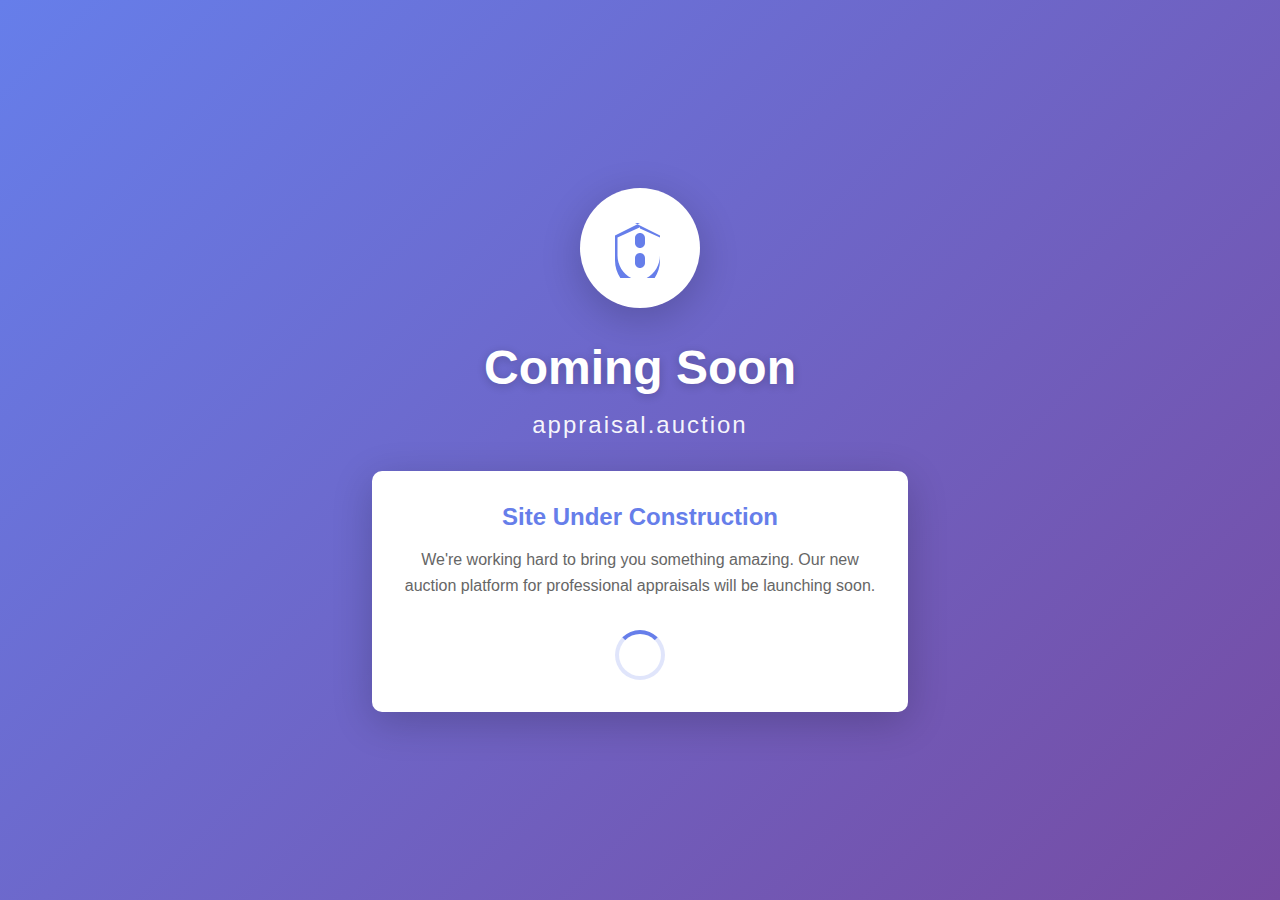
<file: index.html>
<!DOCTYPE html>
<html lang="en">
<head>
    <meta charset="UTF-8">
    <meta name="viewport" content="width=device-width, initial-scale=1.0">
    <meta name="description" content="Appraisal.Auction - Coming Soon">
    <title>Appraisal.Auction - Under Construction</title>
    <style>
        * {
            margin: 0;
            padding: 0;
            box-sizing: border-box;
        }

        body {
            font-family: -apple-system, BlinkMacSystemFont, 'Segoe UI', Roboto, 'Helvetica Neue', Arial, sans-serif;
            background: linear-gradient(135deg, #667eea 0%, #764ba2 100%);
            min-height: 100vh;
            display: flex;
            justify-content: center;
            align-items: center;
            color: #333;
        }

        .container {
            text-align: center;
            padding: 2rem;
            max-width: 600px;
        }

        .logo {
            background: white;
            width: 120px;
            height: 120px;
            margin: 0 auto 2rem;
            border-radius: 50%;
            display: flex;
            align-items: center;
            justify-content: center;
            box-shadow: 0 10px 40px rgba(0, 0, 0, 0.2);
        }

        .logo svg {
            width: 60px;
            height: 60px;
            fill: #667eea;
        }

        h1 {
            color: white;
            font-size: 3rem;
            font-weight: 700;
            margin-bottom: 1rem;
            text-shadow: 0 2px 10px rgba(0, 0, 0, 0.2);
        }

        .domain {
            color: rgba(255, 255, 255, 0.95);
            font-size: 1.5rem;
            font-weight: 300;
            margin-bottom: 2rem;
            letter-spacing: 2px;
        }

        .message {
            background: white;
            padding: 2rem;
            border-radius: 10px;
            box-shadow: 0 10px 40px rgba(0, 0, 0, 0.2);
        }

        .message h2 {
            color: #667eea;
            font-size: 1.5rem;
            margin-bottom: 1rem;
        }

        .message p {
            color: #666;
            font-size: 1rem;
            line-height: 1.6;
        }

        .spinner {
            margin: 2rem auto 0;
            width: 50px;
            height: 50px;
            border: 4px solid rgba(102, 126, 234, 0.2);
            border-top: 4px solid #667eea;
            border-radius: 50%;
            animation: spin 1s linear infinite;
        }

        @keyframes spin {
            0% { transform: rotate(0deg); }
            100% { transform: rotate(360deg); }
        }

        @media (max-width: 768px) {
            h1 {
                font-size: 2rem;
            }
            
            .domain {
                font-size: 1.2rem;
            }
            
            .message {
                padding: 1.5rem;
            }
        }
    </style>
</head>
<body>
    <div class="container">
        <div class="logo">
            <svg xmlns="http://www.w3.org/2000/svg" viewBox="0 0 24 24">
                <path d="M12 2L2 7v10c0 5.55 3.84 10.74 9 12 5.16-1.26 9-6.45 9-12V7l-10-5zm0 2.18l8 3.6v7.22c0 4.45-3.03 8.62-7.26 9.76-.38.1-.76.18-1.14.24-.38-.06-.76-.14-1.14-.24C6.03 23.62 3 19.45 3 15V7.78l9-4.06z"/>
                <path d="M12 6c-1.1 0-2 .9-2 2v2c0 1.1.9 2 2 2s2-.9 2-2V8c0-1.1-.9-2-2-2zm0 8c-1.1 0-2 .9-2 2v2c0 1.1.9 2 2 2s2-.9 2-2v-2c0-1.1-.9-2-2-2z"/>
            </svg>
        </div>
        
        <h1>Coming Soon</h1>
        <div class="domain">appraisal.auction</div>
        
        <div class="message">
            <h2>Site Under Construction</h2>
            <p>We're working hard to bring you something amazing. Our new auction platform for professional appraisals will be launching soon.</p>
            <div class="spinner"></div>
        </div>
    </div>
</body>
</html>
</file>
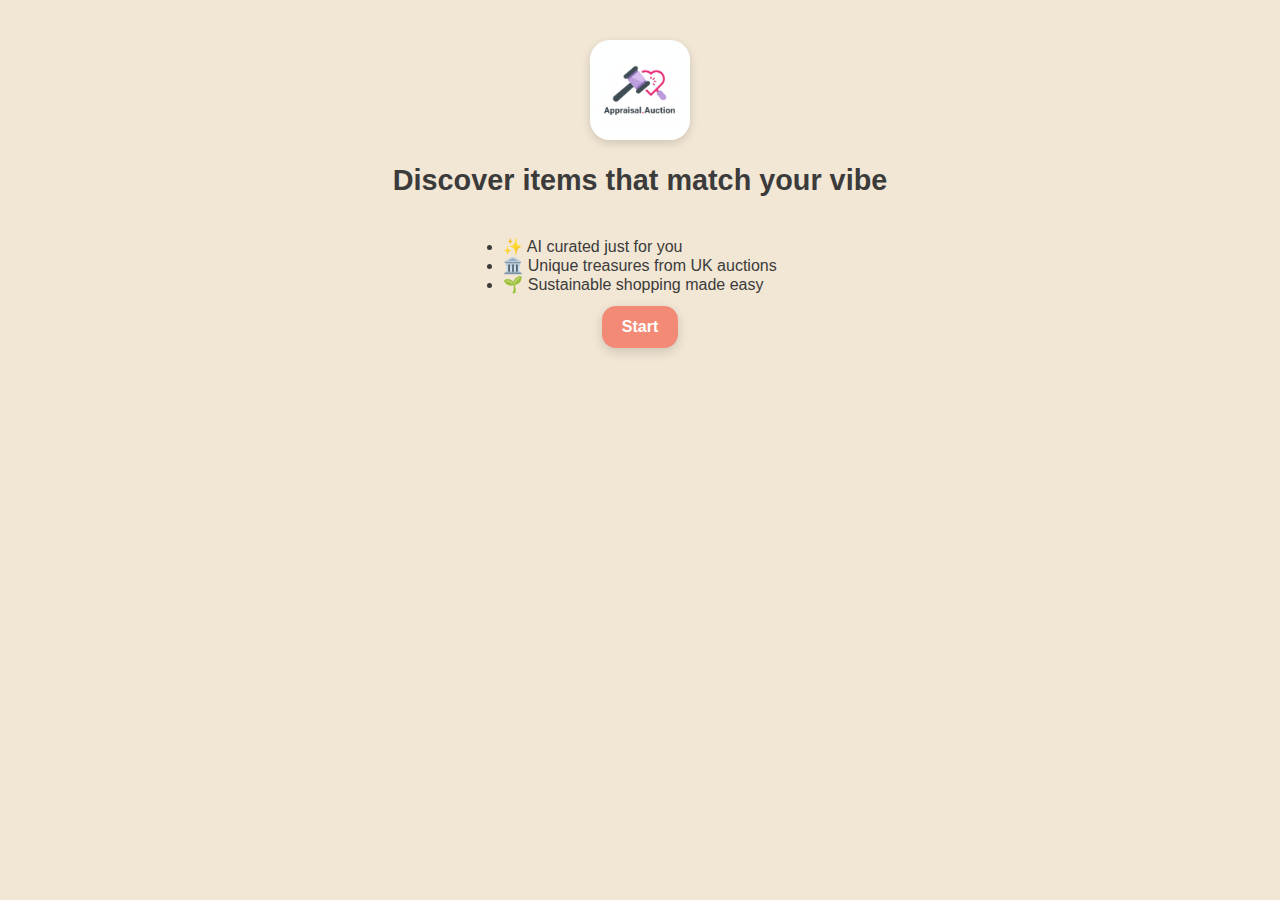
<file: mockup/index.html>
<!DOCTYPE html>
<html lang="en">
<head>
  <meta charset="UTF-8">
  <meta name="viewport" content="width=device-width, initial-scale=1.0">
  <title>Welcome • Auction Discovery Mockup</title>
  <link rel="stylesheet" href="assets/css/style.css">
</head>
<body class="welcome-screen">
  <div class="logo-container">
    <img src="assets/images/logo.jpg" alt="Logo" class="logo-main">
  </div>

  <h1 class="welcome-title">Discover items that match your vibe</h1>

  <ul class="value-prop-list">
    <li>✨ AI curated just for you</li>
    <li>🏛️ Unique treasures from UK auctions</li>
    <li>🌱 Sustainable shopping made easy</li>
  </ul>

  <a href="onboarding-1.html" class="btn-primary">Start</a>
</body>
</html>
</file>
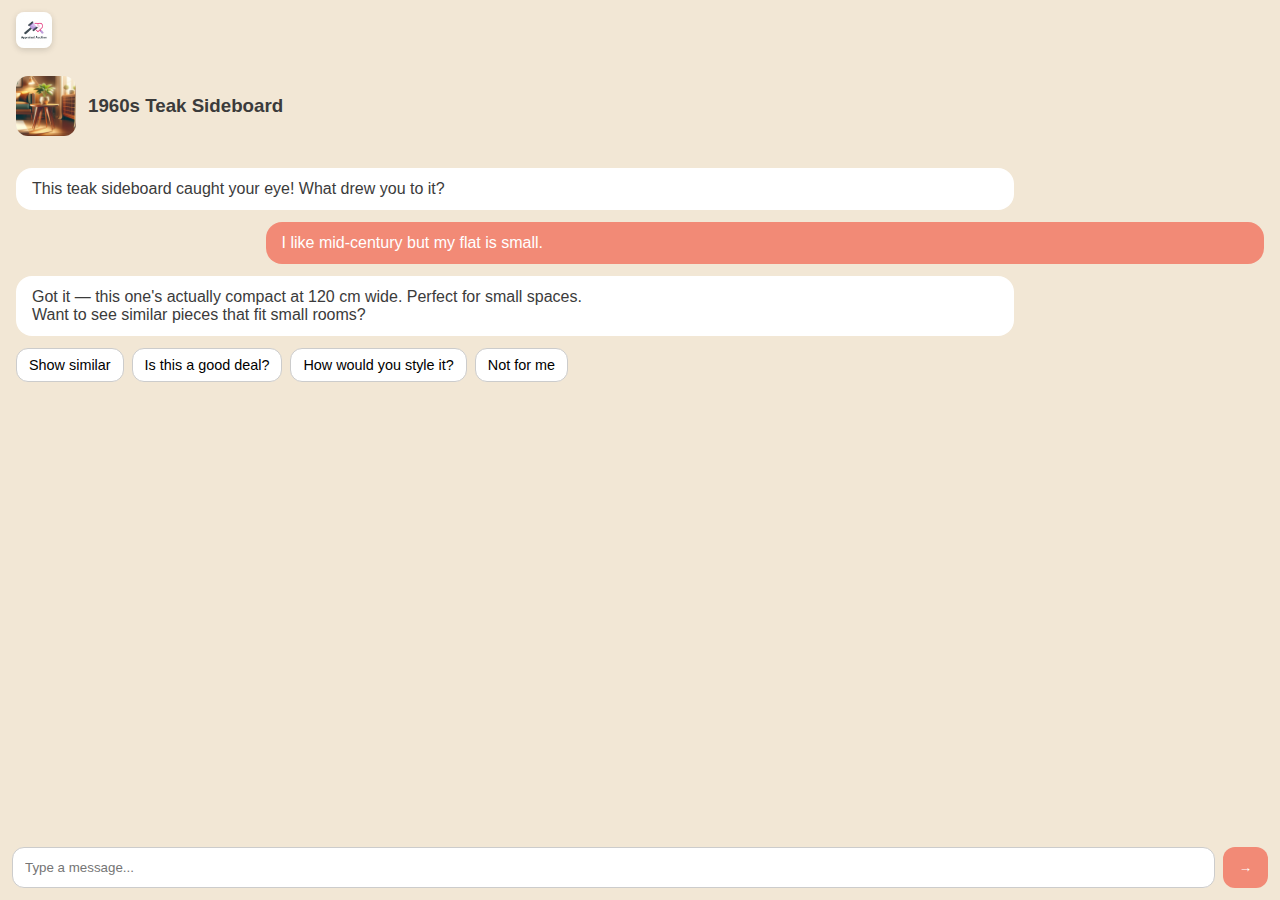
<file: mockup/chat.html>
<!DOCTYPE html>
<html lang="en">
<head>
  <meta charset="UTF-8">
  <meta name="viewport" content="width=device-width, initial-scale=1.0">
  <title>Chat • Auction Discovery</title>
  <link rel="stylesheet" href="assets/css/style.css">
</head>
<body class="chat-screen">

  <header class="top-nav">
    <img src="assets/images/logo.jpg" alt="Logo" class="logo-small">
  </header>

  <div class="chat-item-header">
<img src="assets/images/chat_item.jpg" alt="Item" class="chat-item-img">
    <h3 class="chat-item-title">1960s Teak Sideboard</h3>
  </div>

  <div class="chat-window">

    <div class="chat-bubble ai">
      This teak sideboard caught your eye! What drew you to it?
    </div>

    <div class="chat-bubble user">
      I like mid‑century but my flat is small.
    </div>

    <div class="chat-bubble ai">
      Got it — this one's actually compact at 120 cm wide. Perfect for small spaces.<br>
      Want to see similar pieces that fit small rooms?
    </div>

    <div class="quick-replies">
      <button class="quick-btn">Show similar</button>
      <button class="quick-btn">Is this a good deal?</button>
      <button class="quick-btn">How would you style it?</button>
      <button class="quick-btn">Not for me</button>
    </div>

  </div>

  <div class="chat-input">
    <input type="text" placeholder="Type a message..." />
    <button class="send-btn">→</button>
  </div>

</body>
</html>
</file>
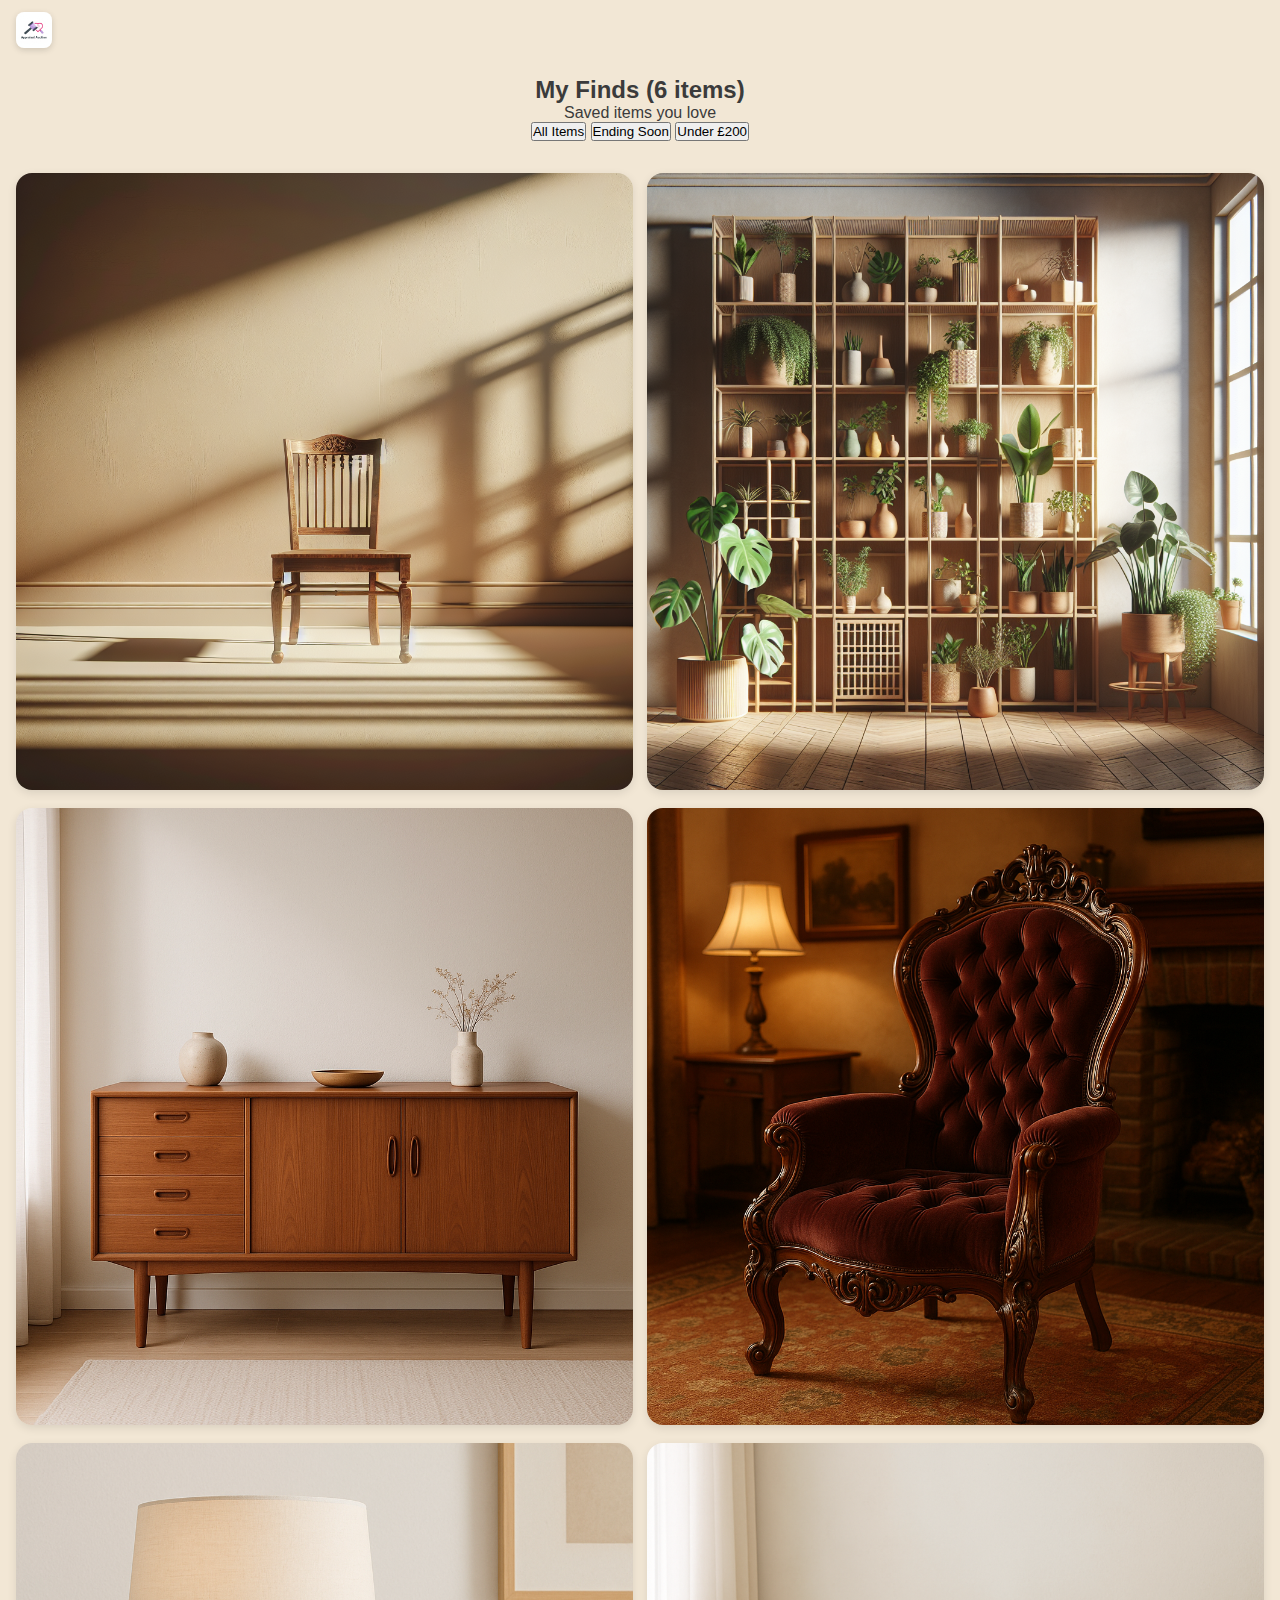
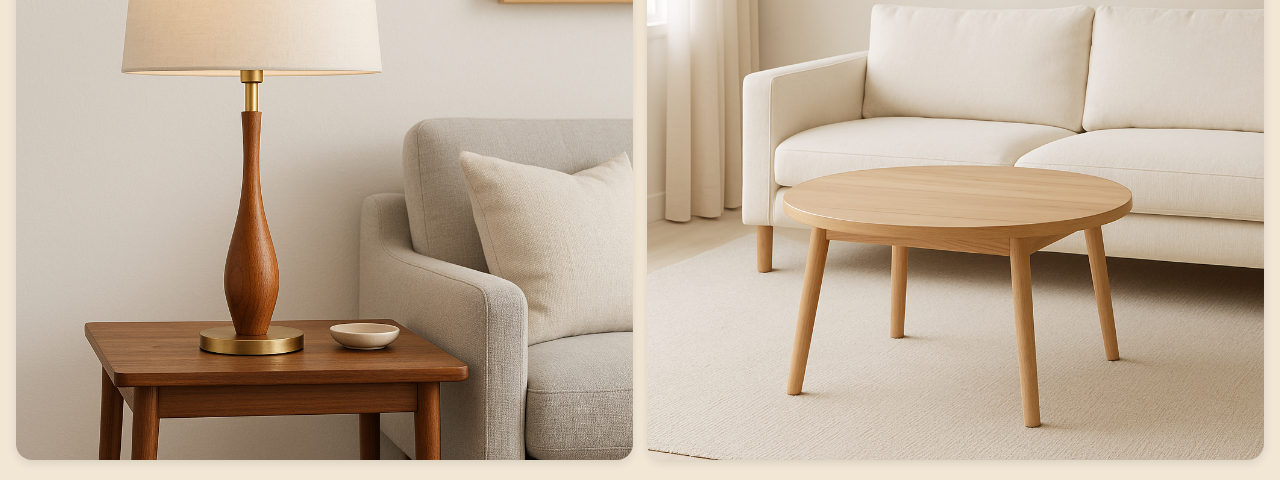
<file: mockup/collections.html>
<!DOCTYPE html>
<html lang="en">
<head>
  <meta charset="UTF-8">
  <meta name="viewport" content="width=device-width, initial-scale=1.0">
  <title>My Collections • Auction Discovery</title>
  <link rel="stylesheet" href="assets/css/style.css">
  <script src="assets/js/interactions.js" defer></script>
</head>
<body class="collections-screen">

  <header class="top-nav">
    <img src="assets/images/logo.jpg" alt="Logo" class="logo-small">
  </header>

  <section class="collections-header">
    <h2>My Finds <span class="item-count">(6 items)</span></h2>
    <p class="collections-subtitle">Saved items you love</p>
    
    <div class="filter-pills">
      <button class="filter-pill active">All Items</button>
      <button class="filter-pill">Ending Soon</button>
      <button class="filter-pill">Under £200</button>
    </div>
  </section>

  <div class="collections-grid">
    <div class="collection-item">
      <img src="assets/images/collection1.jpg" alt="Saved item">
    </div>
    <div class="collection-item">
      <img src="assets/images/collection2.jpg" alt="Saved item">
    </div>
    <div class="collection-item">
      <img src="assets/images/feed1.jpg" alt="Saved item">
    </div>
    <div class="collection-item">
      <img src="assets/images/feed2.jpg" alt="Saved item">
    </div>
    <div class="collection-item">
      <img src="assets/images/profile1.jpg" alt="Saved item">
    </div>
    <div class="collection-item">
      <img src="assets/images/profile2.jpg" alt="Saved item">
    </div>
  </div>

</body>
</html>
</file>
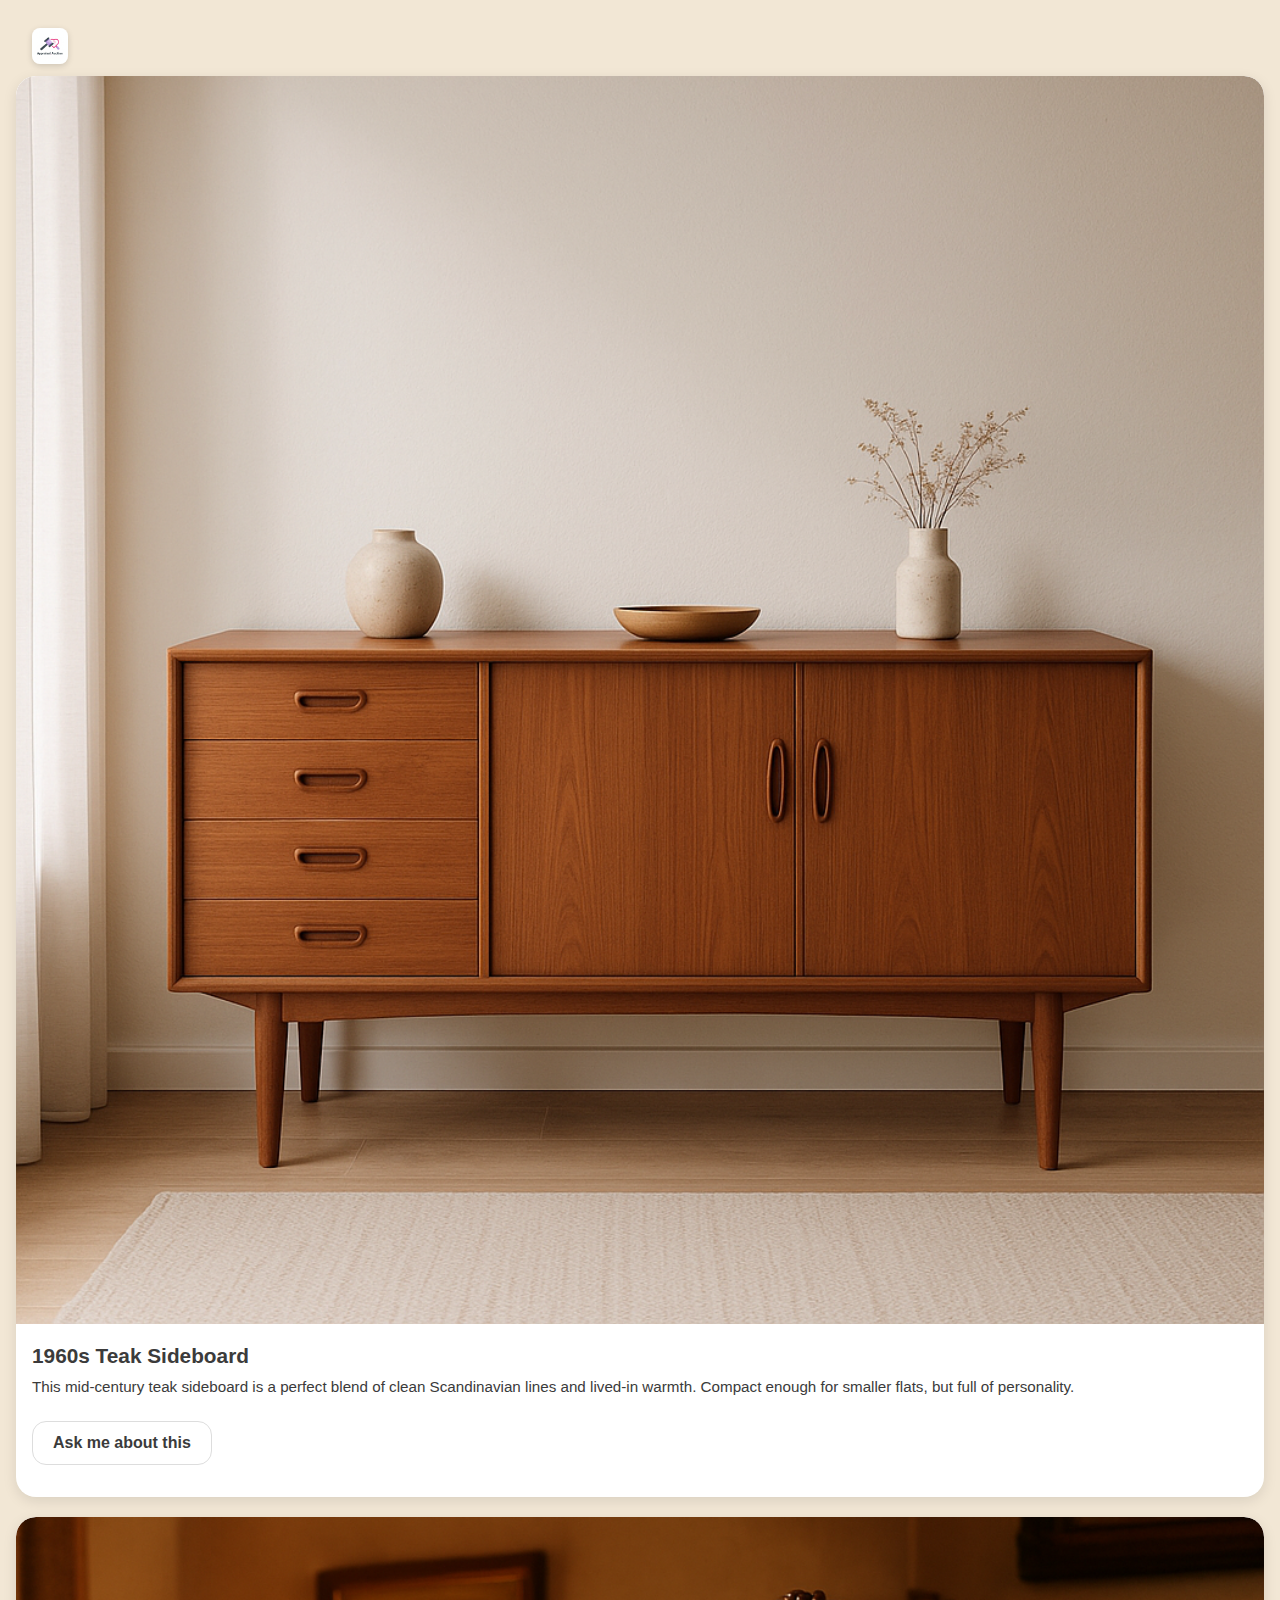
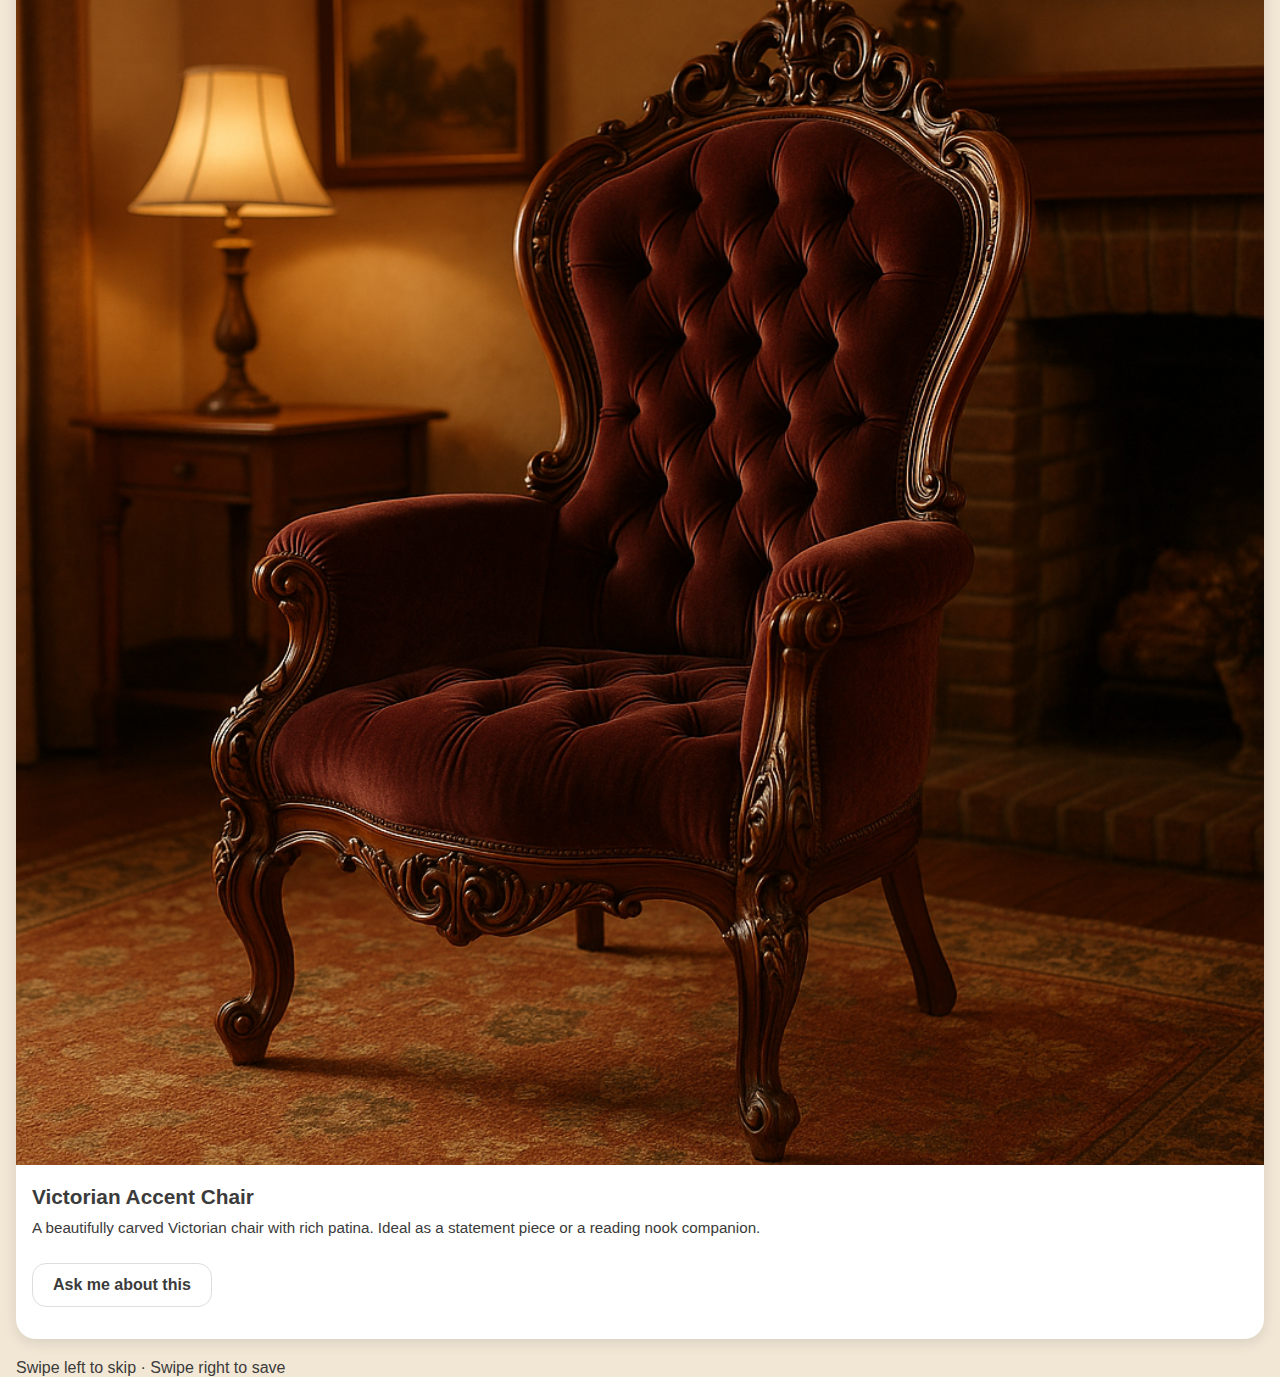
<file: mockup/feed.html>
<!DOCTYPE html>
<html lang="en">
<head>
  <meta charset="UTF-8">
  <meta name="viewport" content="width=device-width, initial-scale=1.0">
  <title>Discovery Feed • Auction Discovery</title>
  <link rel="stylesheet" href="assets/css/style.css">
  <script src="assets/js/swipe.js" defer></script>
</head>
<body class="feed-screen">

  <header class="top-nav">
    <img src="assets/images/logo.jpg" alt="Logo" class="logo-small">
  </header>

  <div id="card-stack">

    <div class="item-card">
<img src="assets/images/feed1.jpg" class="item-image" alt="Item">

      <div class="item-info">
        <h3 class="item-title">1960s Teak Sideboard</h3>
        <p class="item-description">
          This mid‑century teak sideboard is a perfect blend of clean Scandinavian lines
          and lived‑in warmth. Compact enough for smaller flats, but full of personality.
        </p>
        <div class="card-actions">
          <a href="chat.html" class="btn-secondary">Ask me about this</a>
        </div>
      </div>
    </div>

    <div class="item-card">
<img src="assets/images/feed2.jpg" class="item-image" alt="Item">

      <div class="item-info">
        <h3 class="item-title">Victorian Accent Chair</h3>
        <p class="item-description">
          A beautifully carved Victorian chair with rich patina. Ideal as a statement piece
          or a reading nook companion.
        </p>
        <div class="card-actions">
          <a href="chat.html" class="btn-secondary">Ask me about this</a>
        </div>
      </div>
    </div>

  </div>

  <footer class="feed-footer">
    <p>Swipe left to skip · Swipe right to save</p>
  </footer>

</body>
</html>
</file>
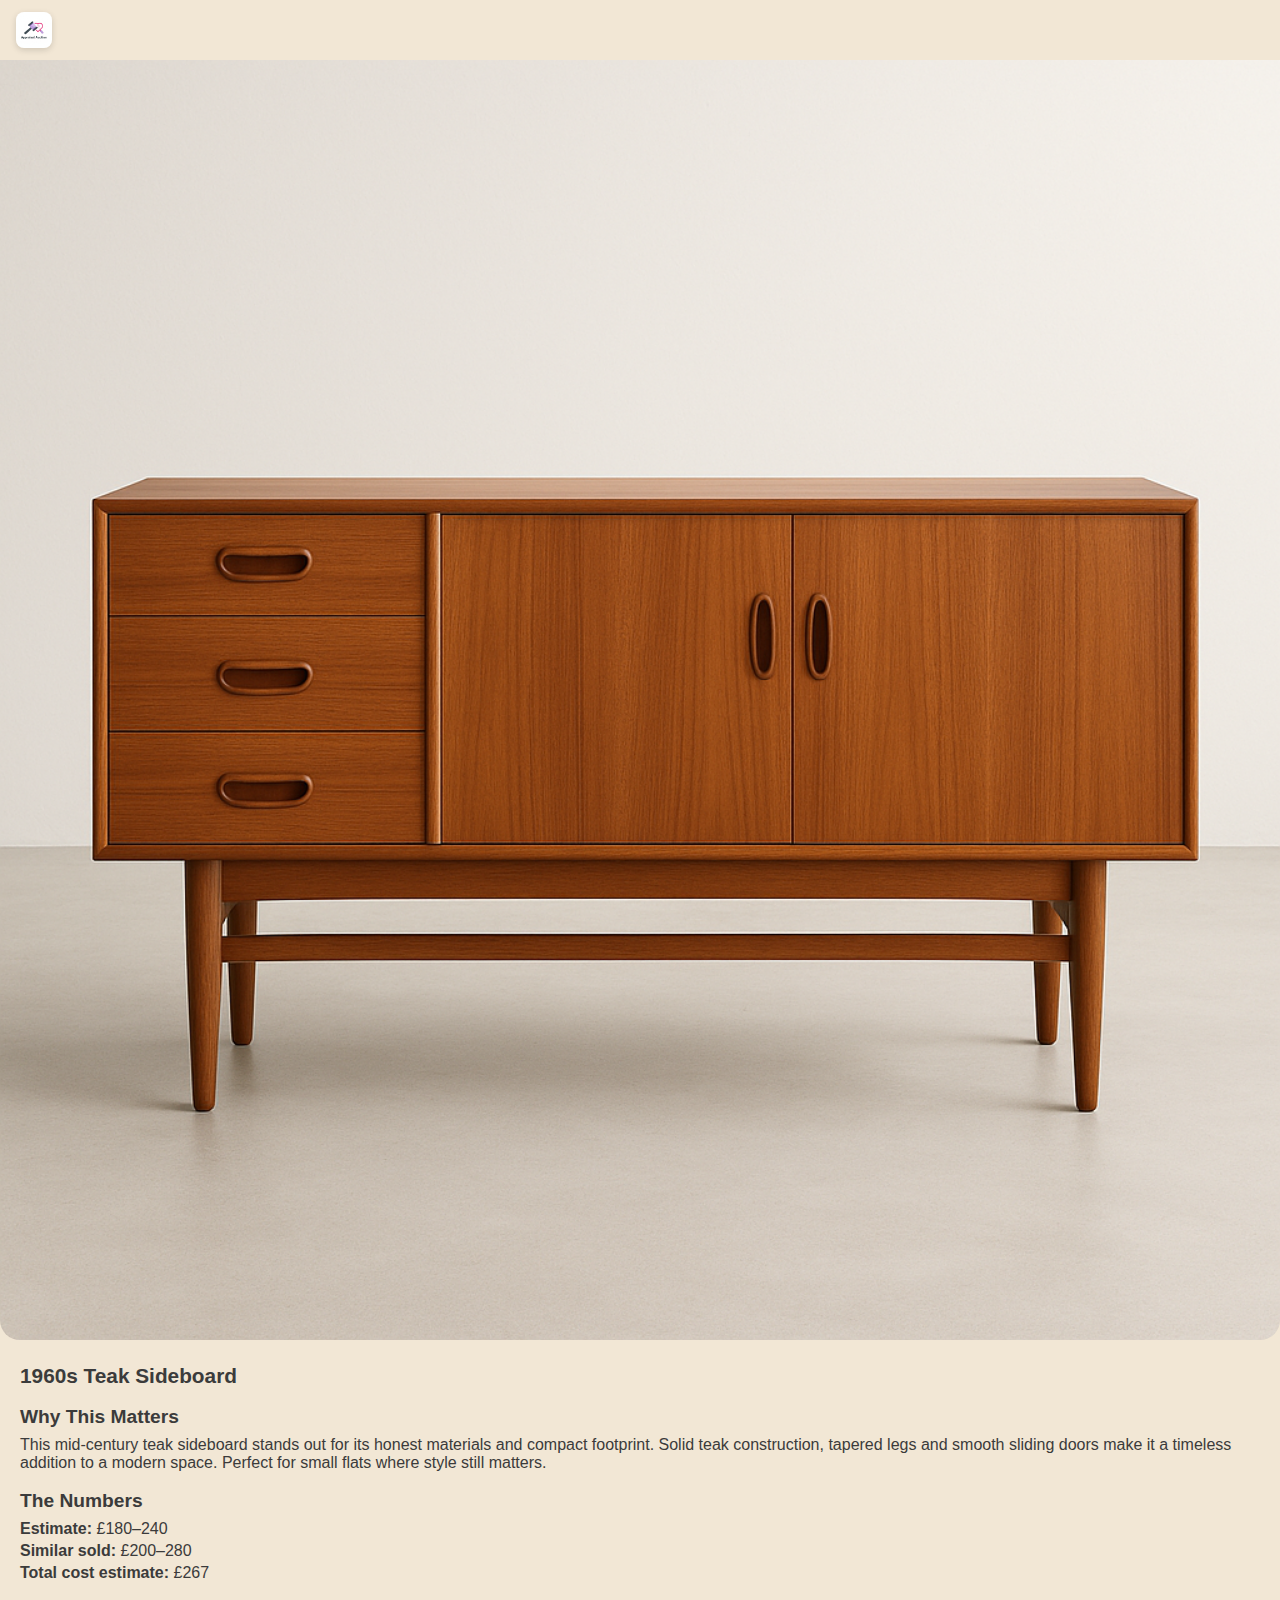
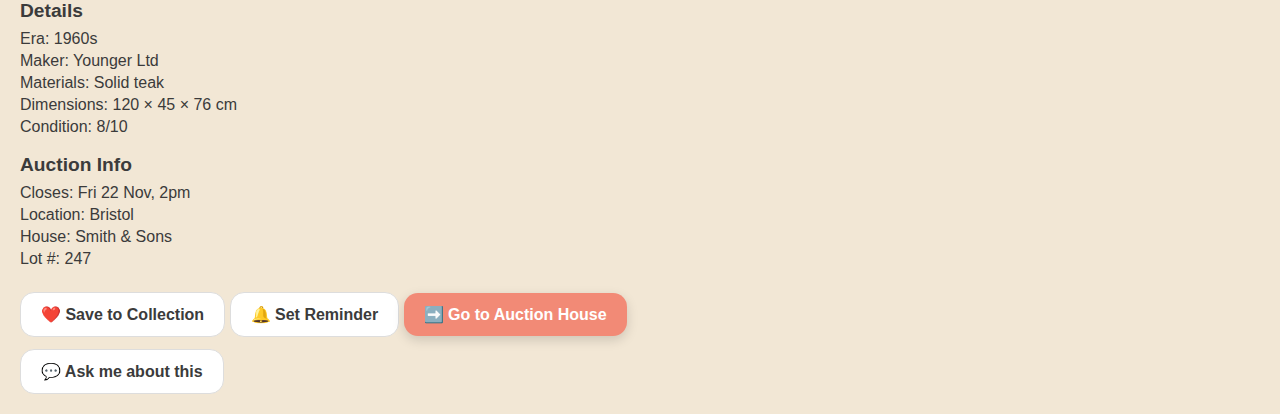
<file: mockup/item.html>
<!DOCTYPE html>
<html lang="en">
<head>
  <meta charset="UTF-8">
  <meta name="viewport" content="width=device-width, initial-scale=1.0">
  <title>Item • Auction Discovery</title>
  <link rel="stylesheet" href="assets/css/style.css">
</head>
<body class="item-screen">

  <header class="top-nav">
    <img src="assets/images/logo.jpg" alt="Logo" class="logo-small">
  </header>

  <div class="item-hero">
<img src="assets/images/item_main.jpg" alt="Item image" class="item-hero-img">
  </div>

  <section class="item-details">
    <h1 class="item-title">1960s Teak Sideboard</h1>

    <h3 class="section-heading">Why This Matters</h3>
    <p class="item-narrative">
      This mid‑century teak sideboard stands out for its honest materials and compact footprint.
      Solid teak construction, tapered legs and smooth sliding doors make it a timeless addition
      to a modern space. Perfect for small flats where style still matters.
    </p>

    <h3 class="section-heading">The Numbers</h3>
    <ul class="number-list">
      <li><strong>Estimate:</strong> £180–240</li>
      <li><strong>Similar sold:</strong> £200–280</li>
      <li><strong>Total cost estimate:</strong> £267</li>
    </ul>

    <h3 class="section-heading">Details</h3>
    <ul class="detail-list">
      <li>Era: 1960s</li>
      <li>Maker: Younger Ltd</li>
      <li>Materials: Solid teak</li>
      <li>Dimensions: 120 × 45 × 76 cm</li>
      <li>Condition: 8/10</li>
    </ul>

    <h3 class="section-heading">Auction Info</h3>
    <ul class="detail-list">
      <li>Closes: Fri 22 Nov, 2pm</li>
      <li>Location: Bristol</li>
      <li>House: Smith & Sons</li>
      <li>Lot #: 247</li>
    </ul>

    <div class="item-buttons">
      <a href="#" class="btn-secondary">❤️ Save to Collection</a>
      <a href="#" class="btn-secondary">🔔 Set Reminder</a>
      <a href="#" class="btn-primary">➡️ Go to Auction House</a>
    </div>

    <div class="chat-cta">
      <a href="chat.html" class="btn-secondary">💬 Ask me about this</a>
    </div>
  </section>

</body>
</html>
</file>
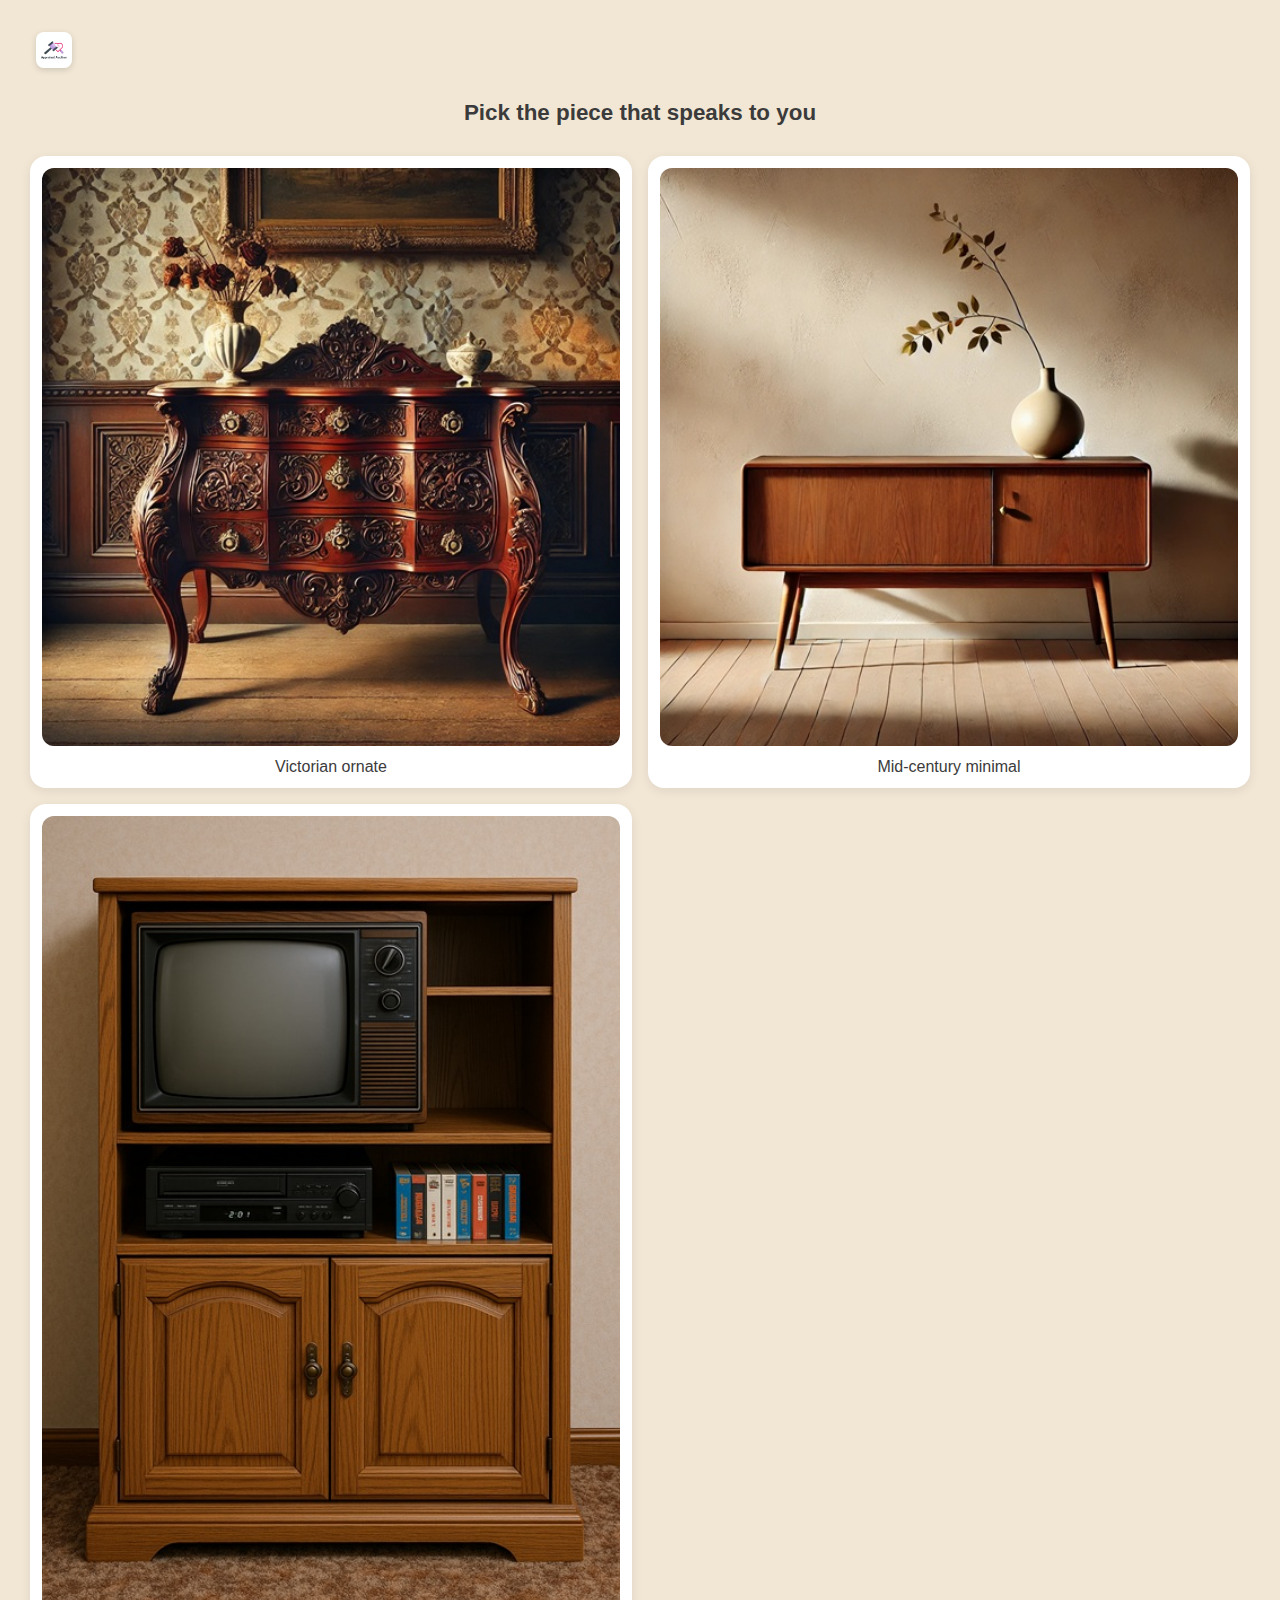
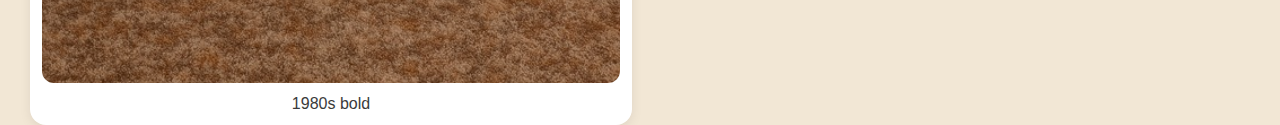
<file: mockup/onboarding-1.html>
<!DOCTYPE html>
<html lang="en">
<head>
  <meta charset="UTF-8">
  <meta name="viewport" content="width=device-width, initial-scale=1.0">
  <title>Onboarding 1 • Auction Discovery</title>
  <link rel="stylesheet" href="assets/css/style.css">
</head>
<body class="onboarding-screen">
  <header class="top-nav">
    <img src="assets/images/logo.jpg" alt="Logo" class="logo-small">
  </header>

  <h2 class="onboarding-title">Pick the piece that speaks to you</h2>

  <div class="choice-grid">
    <a href="onboarding-2.html" class="choice-card">
<img src="assets/images/victorian.jpg" alt="Victorian ornate">
      <p>Victorian ornate</p>
    </a>

    <a href="onboarding-2.html" class="choice-card">
<img src="assets/images/midcentury.jpg" alt="Mid-century minimal">
      <p>Mid-century minimal</p>
    </a>

    <a href="onboarding-2.html" class="choice-card">
<img src="assets/images/1980s.jpg" alt="1980s bold">
      <p>1980s bold</p>
    </a>
  </div>

</body>
</html>
</file>
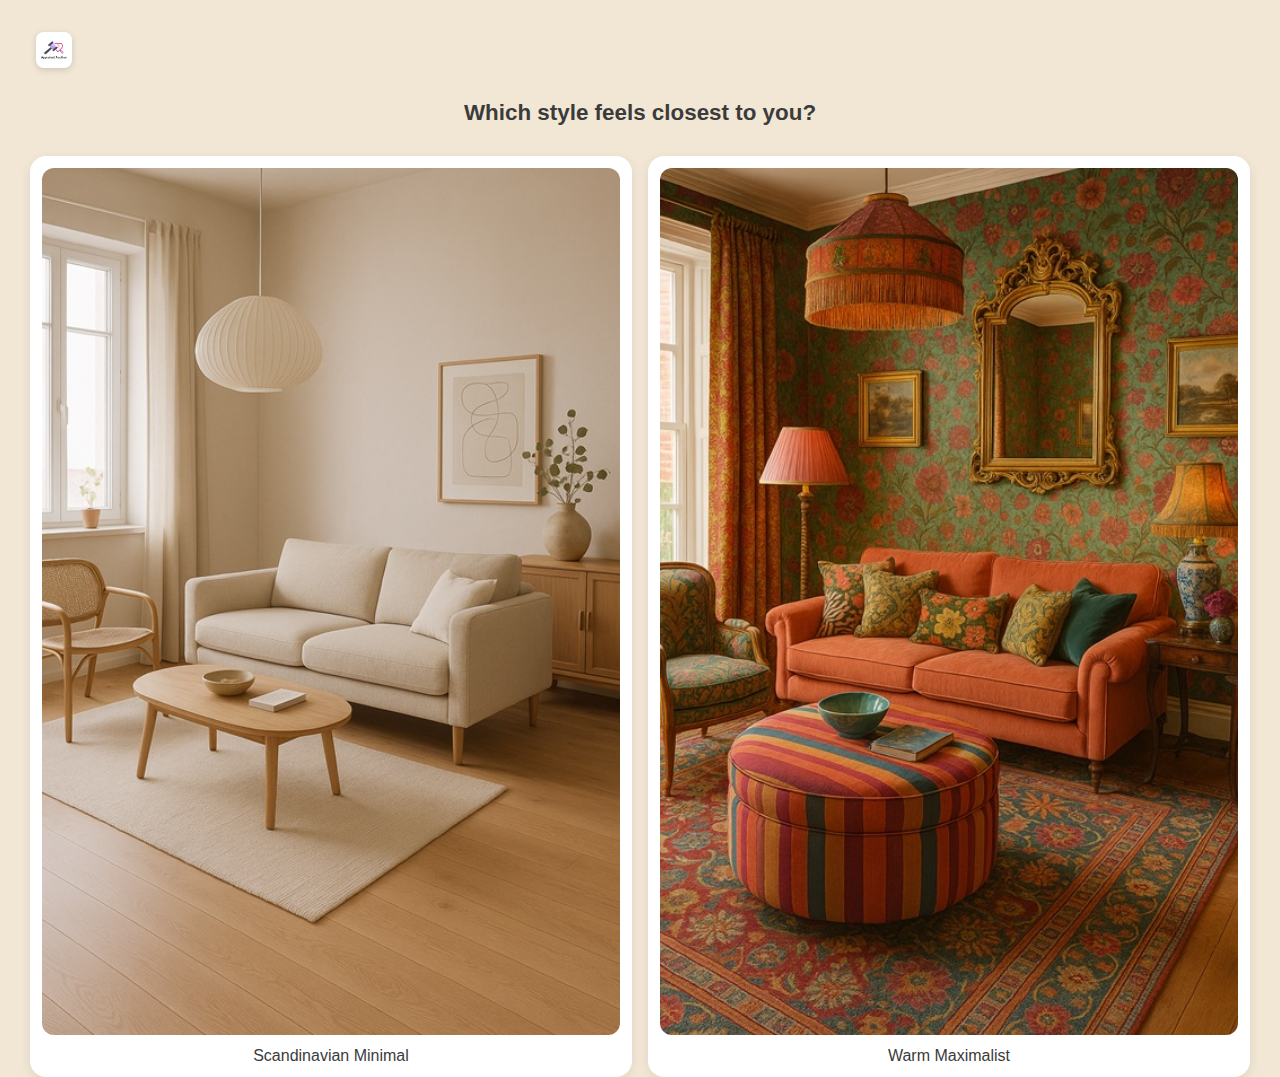
<file: mockup/onboarding-2.html>
<!DOCTYPE html>
<html lang="en">
<head>
  <meta charset="UTF-8">
  <meta name="viewport" content="width=device-width, initial-scale=1.0">
  <title>Onboarding 2 • Auction Discovery</title>
  <link rel="stylesheet" href="assets/css/style.css">
</head>
<body class="onboarding-screen">
  <header class="top-nav">
    <img src="assets/images/logo.jpg" alt="Logo" class="logo-small">
  </header>

  <h2 class="onboarding-title">Which style feels closest to you?</h2>

  <div class="choice-grid">
    <a href="onboarding-3.html" class="choice-card">
<img src="assets/images/scandi.jpg" alt="Scandinavian Minimal">
      <p>Scandinavian Minimal</p>
    </a>

    <a href="onboarding-3.html" class="choice-card">
<img src="assets/images/maximalist.jpg" alt="Warm Maximalist">
      <p>Warm Maximalist</p>
    </a>
  </div>

</body>
</html>
</file>
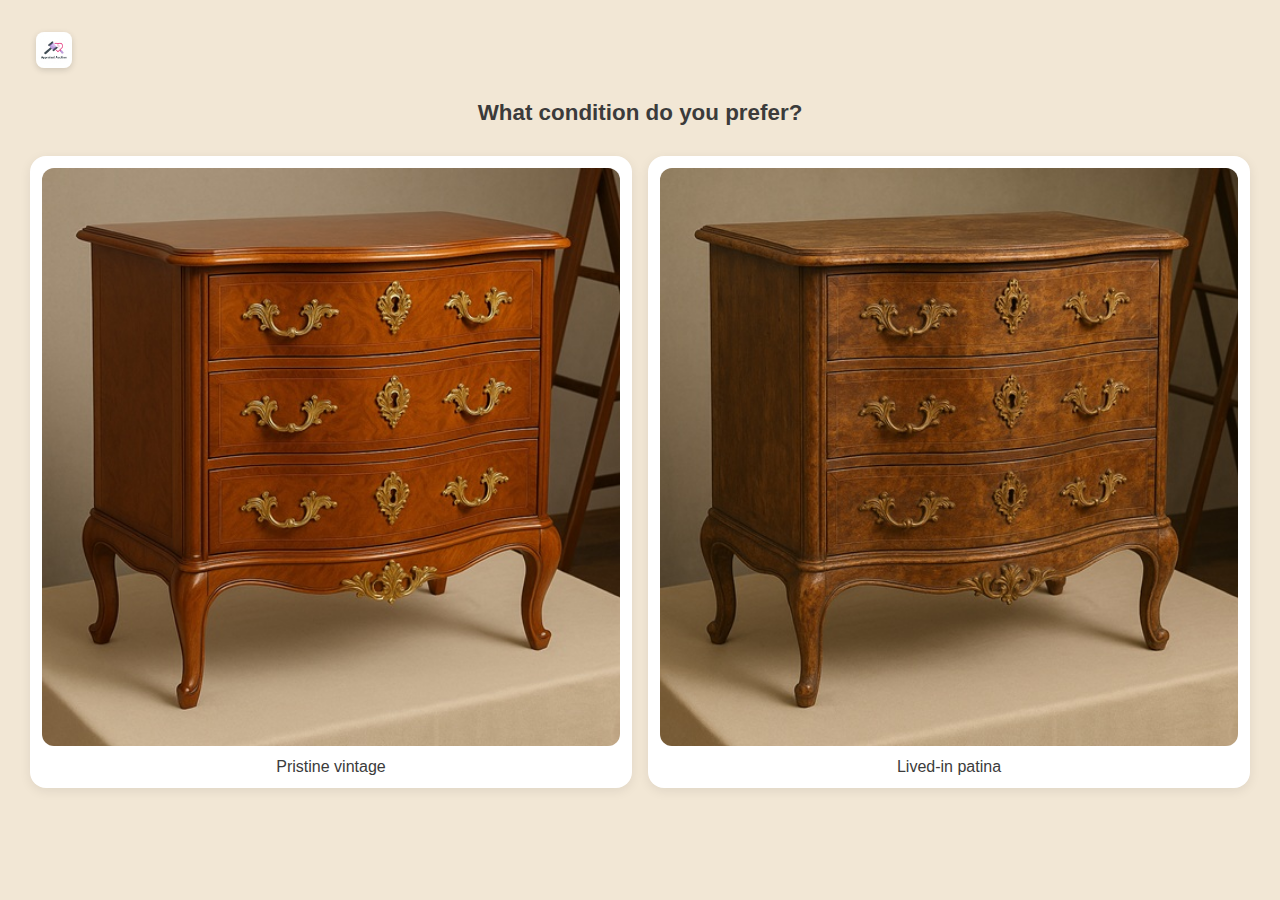
<file: mockup/onboarding-3.html>
<!DOCTYPE html>
<html lang="en">
<head>
  <meta charset="UTF-8">
  <meta name="viewport" content="width=device-width, initial-scale=1.0">
  <title>Onboarding 3 • Auction Discovery</title>
  <link rel="stylesheet" href="assets/css/style.css">
</head>
<body class="onboarding-screen">
  <header class="top-nav">
    <img src="assets/images/logo.jpg" alt="Logo" class="logo-small">
  </header>

  <h2 class="onboarding-title">What condition do you prefer?</h2>

  <div class="choice-grid">
    <a href="profile.html" class="choice-card" data-choice="pristine">
<img src="assets/images/pristine.jpg" alt="Pristine vintage">
      <p>Pristine vintage</p>
    </a>

    <a href="profile.html" class="choice-card" data-choice="patina">
<img src="assets/images/patina.jpg" alt="Lived-in patina">
      <p>Lived-in patina</p>
    </a>
  </div>

  <div class="transition-message" id="transitionMessage" style="display: none;">
    <p>Great taste! I see you love mid-century minimal with lived-in patina.<br>
    I'm finding <strong>12 pieces</strong> that match your vibe... ✨</p>
  </div>

  <script>
    document.querySelectorAll('.choice-card').forEach(card => {
      card.addEventListener('click', function(e) {
        e.preventDefault();
        document.querySelector('.choice-grid').style.display = 'none';
        document.getElementById('transitionMessage').style.display = 'block';
        setTimeout(() => {
          window.location.href = this.href;
        }, 1500);
      });
    });
  </script>

</body>
</html>
</file>
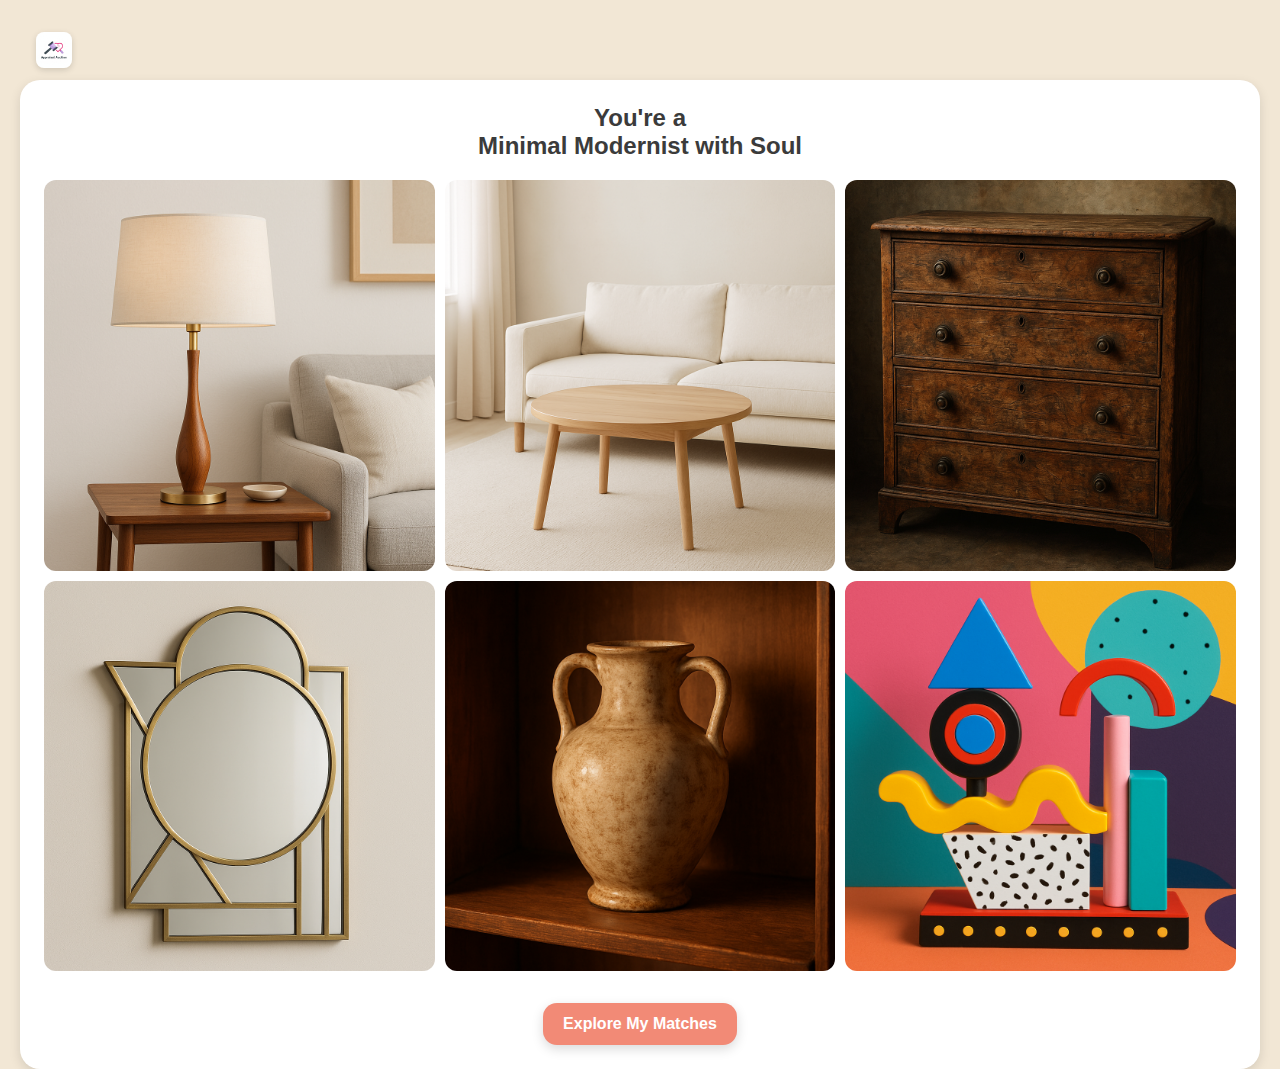
<file: mockup/profile.html>
<!DOCTYPE html>
<html lang="en">
<head>
  <meta charset="UTF-8">
  <meta name="viewport" content="width=device-width, initial-scale=1.0">
  <title>Your Style Profile • Auction Discovery</title>
  <link rel="stylesheet" href="assets/css/style.css">
</head>
<body class="profile-screen">
  <header class="top-nav">
    <img src="assets/images/logo.jpg" alt="Logo" class="logo-small">
  </header>

  <section class="profile-card">
    <h2 class="profile-title">You're a<br><strong>Minimal Modernist with Soul</strong></h2>

    <div class="moodboard-grid">
      <img src="assets/images/profile1.jpg" alt="Item 1">
      <img src="assets/images/profile2.jpg" alt="Item 2">
      <img src="assets/images/profile3.jpg" alt="Item 3">
      <img src="assets/images/profile4.jpg" alt="Item 4">
      <img src="assets/images/profile5.jpg" alt="Item 5">
      <img src="assets/images/profile6.jpg" alt="Item 6">
    </div>

    <a href="feed.html" class="btn-primary">Explore My Matches</a>
  </section>

</body>
</html>
</file>
<file: mockup/assets/css/style.css>
/* ------------------------------------------------------
   WARM & PLAYFUL MOBILE UI — FULL POLISHED STYLESHEET
   Fixes:
   - Logo far smaller on all pages
   - Clean modern layout on every screen
   - Consistent spacing, typography, shadows
   - Proper onboarding/feed/item/chat/collections styling
------------------------------------------------------ */

/* RESET */
* {
  margin: 0;
  padding: 0;
  box-sizing: border-box;
}

html, body {
  font-family: "Inter", sans-serif;
  background: #F2E7D5;
  color: #3B3B3B;
  width: 100%;
  height: 100%;
  -webkit-font-smoothing: antialiased;
}

/* GLOBAL LAYOUT */
.top-nav {
  width: 100%;
  padding: 12px 16px;
  display: flex;
  align-items: center;
  justify-content: flex-start;
  background: transparent;
}

.logo-small {
  width: 36px;
  height: 36px;
  border-radius: 8px;
  object-fit: cover;
  box-shadow: 0 2px 6px rgba(0,0,0,0.15);
}

/* BUTTONS */
.btn-primary,
.btn-secondary {
  display: inline-block;
  padding: 12px 20px;
  border-radius: 14px;
  font-size: 1rem;
  font-weight: 600;
  text-decoration: none;
  margin-top: 12px;
}

.btn-primary {
  background: #F28A76;
  color: white;
  box-shadow: 0 4px 12px rgba(0,0,0,0.15);
}

.btn-secondary {
  background: white;
  border: 1px solid #ddd;
  color: #3B3B3B;
}

/* WELCOME */
.welcome-screen {
  display: flex;
  flex-direction: column;
  align-items: center;
  padding: 40px 20px;
}

.logo-main {
  width: 100px;
  height: 100px;
  border-radius: 20px;
  box-shadow: 0 3px 10px rgba(0,0,0,0.15);
  margin-bottom: 20px;
}

.welcome-title {
  font-size: 1.8rem;
  font-weight: 700;
  text-align: center;
  margin-bottom: 40px;
}

/* ONBOARDING */
.onboarding-screen {
  padding: 20px;
  text-align: center;
}

.onboarding-title {
  font-size: 1.4rem;
  font-weight: 600;
  margin: 20px 0 30px;
}

.choice-grid {
  display: grid;
  grid-template-columns: 1fr 1fr;
  gap: 16px;
  padding: 0 10px;
}

.choice-card {
  background: white;
  border-radius: 16px;
  padding: 12px;
  box-shadow: 0 3px 12px rgba(0,0,0,0.08);
  text-decoration: none;
  color: #3B3B3B;
}

.choice-card img {
  width: 100%;
  border-radius: 12px;
  margin-bottom: 8px;
}

/* PROFILE SCREEN */
.profile-screen {
  padding: 20px;
  text-align: center;
}

.profile-card {
  background: white;
  border-radius: 20px;
  padding: 24px;
  box-shadow: 0 4px 12px rgba(0,0,0,0.12);
}

.profile-title {
  font-size: 1.5rem;
  margin-bottom: 20px;
}

.moodboard-grid {
  display: grid;
  grid-template-columns: repeat(3, 1fr);
  gap: 10px;
  margin-bottom: 20px;
}

.moodboard-grid img {
  width: 100%;
  border-radius: 12px;
}

/* FEED */
.feed-screen {
  padding: 16px;
}

#card-stack {
  position: relative;
}

.item-card {
  background: white;
  border-radius: 20px;
  padding-bottom: 16px;
  box-shadow: 0 4px 14px rgba(0,0,0,0.1);
  margin-bottom: 20px;
  overflow: hidden;
}

.item-image {
  width: 100%;
  border-radius: 20px 20px 0 0;
}

.item-info {
  padding: 16px;
}

.item-title {
  font-size: 1.3rem;
  font-weight: 600;
  margin-bottom: 8px;
}

.item-description {
  font-size: 0.95rem;
  line-height: 1.4;
  margin-bottom: 12px;
}

/* ITEM PAGE */
.item-screen {
  padding-bottom: 60px;
}

.item-hero-img {
  width: 100%;
  border-radius: 0 0 20px 20px;
}

.item-details {
  padding: 20px;
}

.section-heading {
  font-size: 1.2rem;
  margin: 18px 0 8px;
  font-weight: 600;
}

.detail-list,
.number-list {
  list-style: none;
  padding-left: 0;
  margin-bottom: 12px;
}

.detail-list li,
.number-list li {
  margin-bottom: 4px;
}

/* CHAT */
.chat-screen {
  padding-bottom: 60px;
}

.chat-item-header {
  display: flex;
  align-items: center;
  padding: 16px;
}

.chat-item-img {
  width: 60px;
  height: 60px;
  border-radius: 12px;
  margin-right: 12px;
  object-fit: cover;
}

.chat-window {
  padding: 16px;
}

.chat-bubble {
  padding: 12px 16px;
  border-radius: 16px;
  margin-bottom: 12px;
  max-width: 80%;
}

.chat-bubble.ai {
  background: white;
  margin-right: auto;
}

.chat-bubble.user {
  background: #F28A76;
  color: white;
  margin-left: auto;
}

.quick-replies {
  display: flex;
  flex-wrap: wrap;
  gap: 8px;
}

.quick-btn {
  background: white;
  border: 1px solid #ccc;
  border-radius: 12px;
  padding: 8px 12px;
  font-size: 0.9rem;
}

.chat-input {
  position: fixed;
  bottom: 0;
  width: 100%;
  padding: 12px;
  background: #F2E7D5;
  display: flex;
  gap: 8px;
}

.chat-input input {
  flex: 1;
  padding: 12px;
  border-radius: 12px;
  border: 1px solid #ccc;
}

.send-btn {
  padding: 0 16px;
  background: #F28A76;
  border-radius: 12px;
  color: white;
  font-weight: 600;
  border: none;
}

/* COLLECTIONS */
.collections-header {
  padding: 16px;
  text-align: center;
}

.collections-grid {
  padding: 16px;
  display: grid;
  grid-template-columns: repeat(2, 1fr);
  gap: 14px;
}

.collection-item img {
  width: 100%;
  border-radius: 16px;
  box-shadow: 0 3px 10px rgba(0,0,0,0.1);
}
</file>
